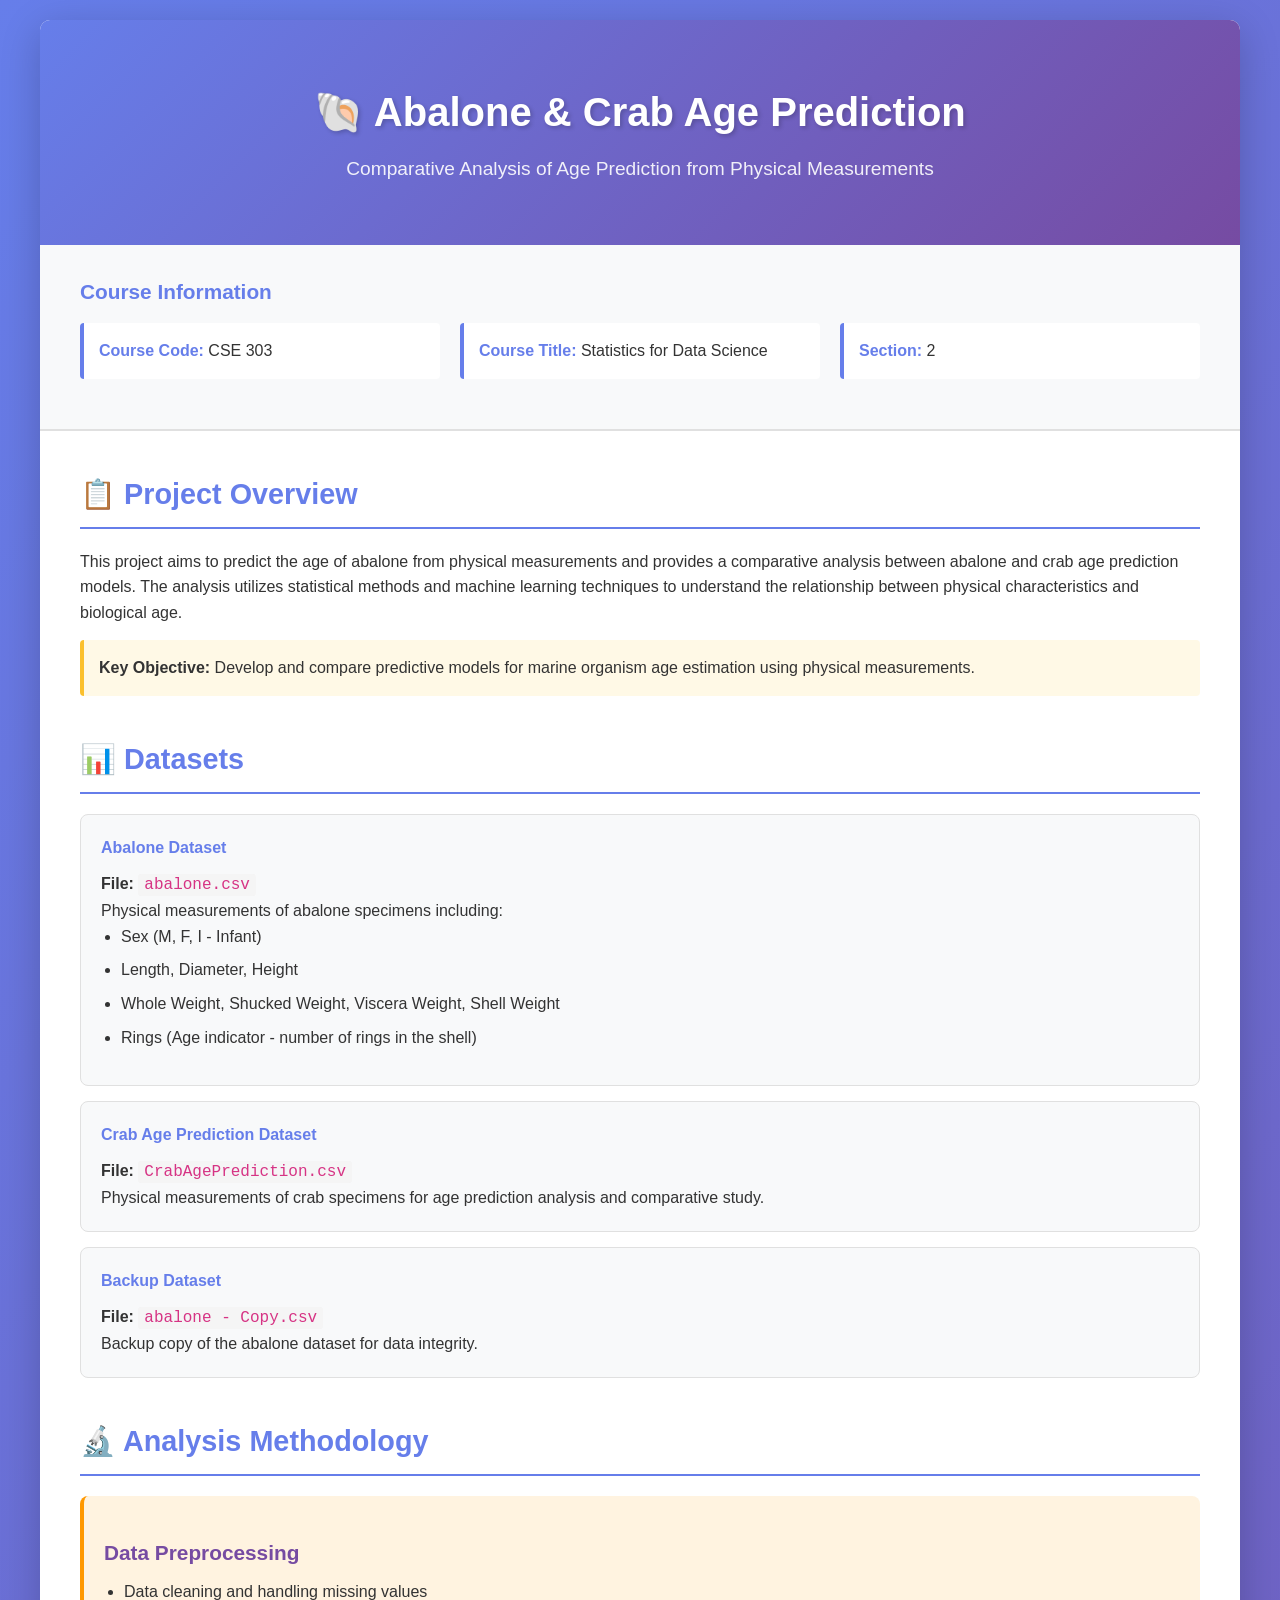
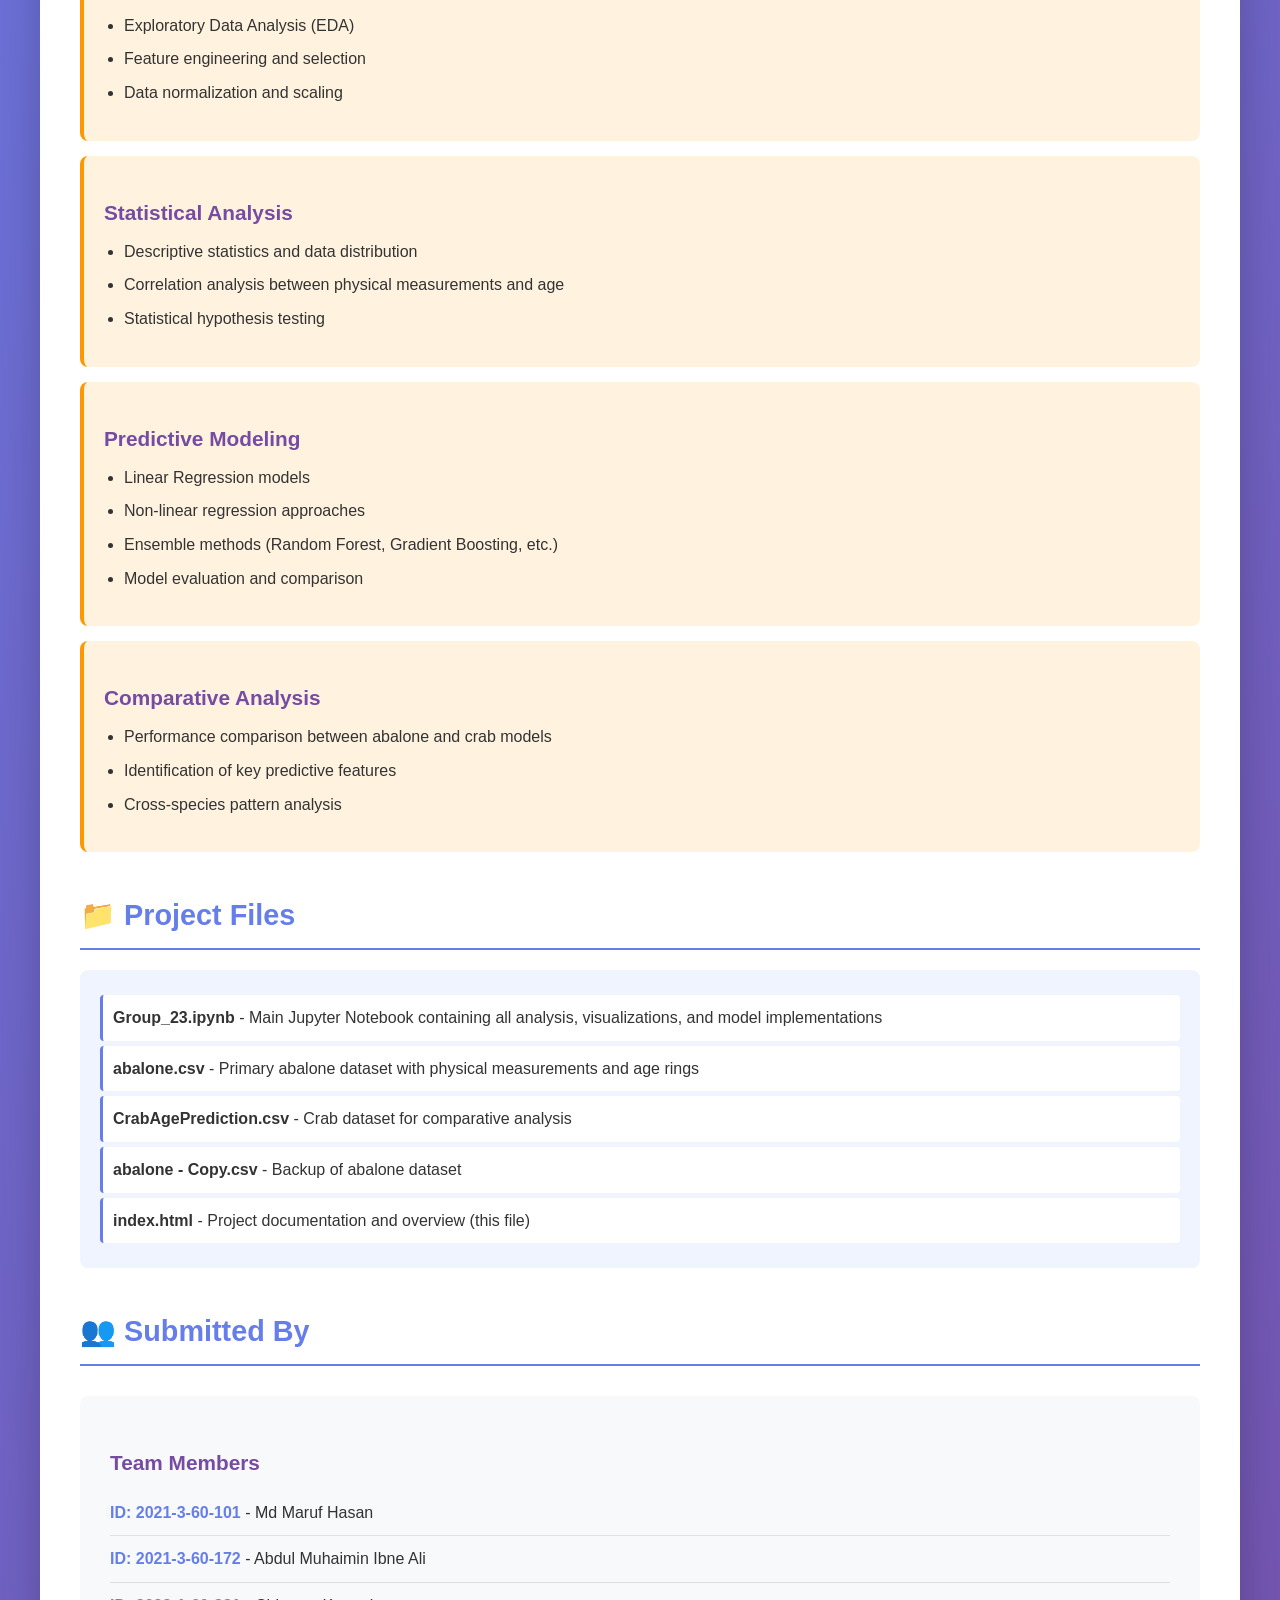
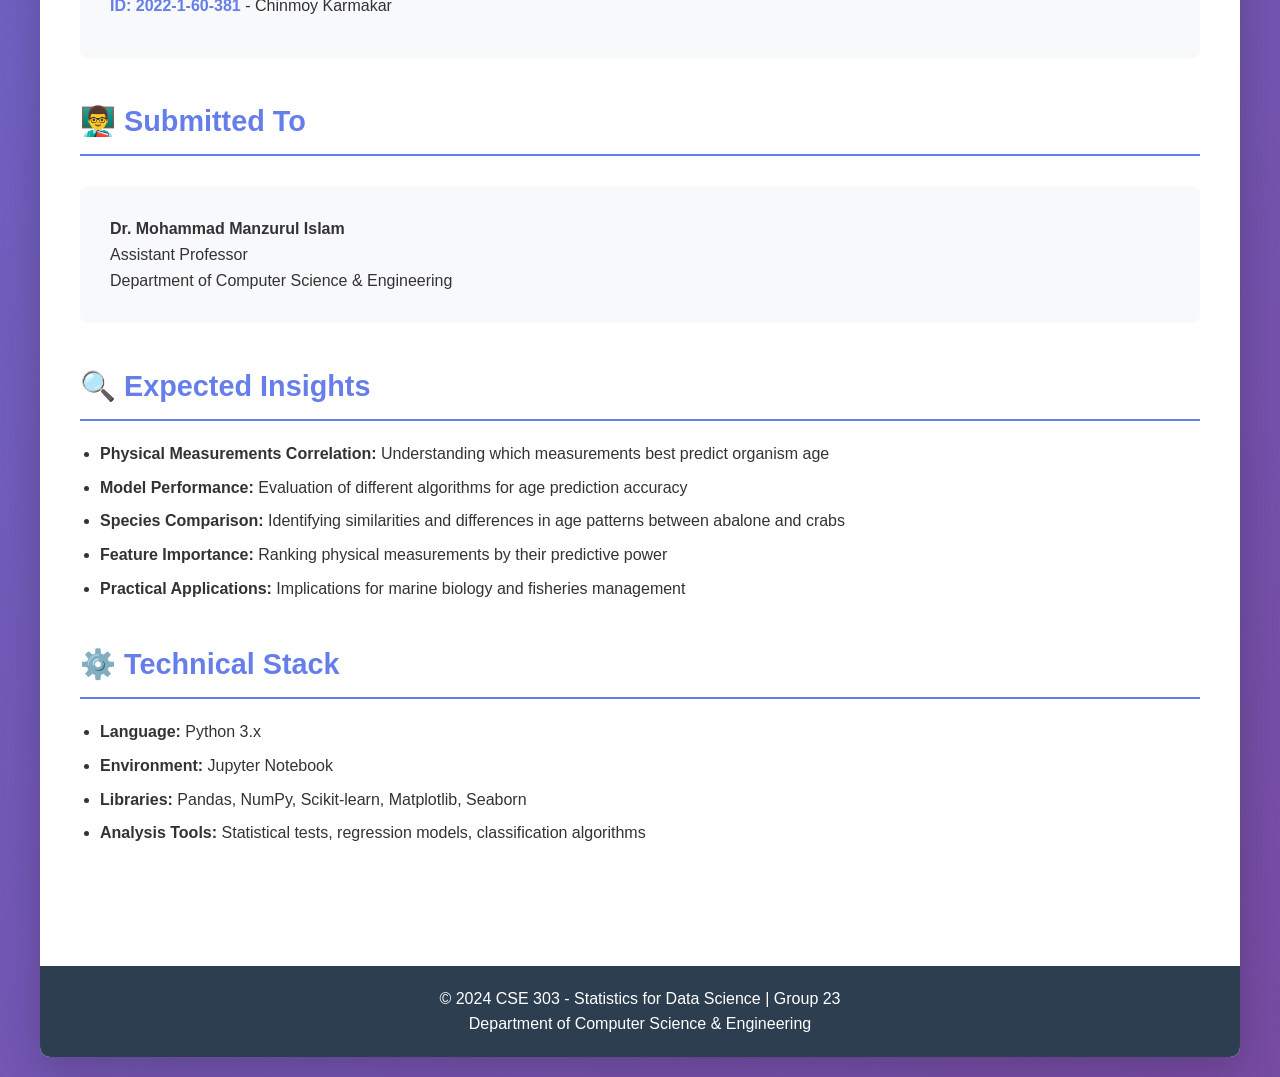
<file: index.html>
<!DOCTYPE html>
<html lang="en">
<head>
    <meta charset="UTF-8">
    <meta name="viewport" content="width=device-width, initial-scale=1.0">
    <title>Abalone & Crab Age Prediction Analysis</title>
    <link rel="stylesheet" href="styles.css">
</head>
<body>
    <div class="container">
        <header>
            <h1>🐚 Abalone & Crab Age Prediction</h1>
            <p>Comparative Analysis of Age Prediction from Physical Measurements</p>
        </header>

        <div class="course-info">
            <h2>Course Information</h2>
            <div class="info-grid">
                <div class="info-item">
                    <strong>Course Code:</strong> CSE 303
                </div>
                <div class="info-item">
                    <strong>Course Title:</strong> Statistics for Data Science
                </div>
                <div class="info-item">
                    <strong>Section:</strong> 2
                </div>
            </div>
        </div>

        <div class="content">
            <!-- Project Overview -->
            <section class="section">
                <h2>📋 Project Overview</h2>
                <p>This project aims to predict the age of abalone from physical measurements and provides a comparative analysis between abalone and crab age prediction models. The analysis utilizes statistical methods and machine learning techniques to understand the relationship between physical characteristics and biological age.</p>
                
                <div class="highlight">
                    <strong>Key Objective:</strong> Develop and compare predictive models for marine organism age estimation using physical measurements.
                </div>
            </section>

            <!-- Datasets Section -->
            <section class="section">
                <h2>📊 Datasets</h2>
                
                <div class="dataset-card">
                    <h4>Abalone Dataset</h4>
                    <p><strong>File:</strong> <code>abalone.csv</code></p>
                    <p>Physical measurements of abalone specimens including:</p>
                    <ul>
                        <li>Sex (M, F, I - Infant)</li>
                        <li>Length, Diameter, Height</li>
                        <li>Whole Weight, Shucked Weight, Viscera Weight, Shell Weight</li>
                        <li>Rings (Age indicator - number of rings in the shell)</li>
                    </ul>
                </div>

                <div class="dataset-card">
                    <h4>Crab Age Prediction Dataset</h4>
                    <p><strong>File:</strong> <code>CrabAgePrediction.csv</code></p>
                    <p>Physical measurements of crab specimens for age prediction analysis and comparative study.</p>
                </div>

                <div class="dataset-card">
                    <h4>Backup Dataset</h4>
                    <p><strong>File:</strong> <code>abalone - Copy.csv</code></p>
                    <p>Backup copy of the abalone dataset for data integrity.</p>
                </div>
            </section>

            <!-- Analysis Approach -->
            <section class="section">
                <h2>🔬 Analysis Methodology</h2>
                
                <div class="methodology">
                    <h3>Data Preprocessing</h3>
                    <ul>
                        <li>Data cleaning and handling missing values</li>
                        <li>Exploratory Data Analysis (EDA)</li>
                        <li>Feature engineering and selection</li>
                        <li>Data normalization and scaling</li>
                    </ul>
                </div>

                <div class="methodology">
                    <h3>Statistical Analysis</h3>
                    <ul>
                        <li>Descriptive statistics and data distribution</li>
                        <li>Correlation analysis between physical measurements and age</li>
                        <li>Statistical hypothesis testing</li>
                    </ul>
                </div>

                <div class="methodology">
                    <h3>Predictive Modeling</h3>
                    <ul>
                        <li>Linear Regression models</li>
                        <li>Non-linear regression approaches</li>
                        <li>Ensemble methods (Random Forest, Gradient Boosting, etc.)</li>
                        <li>Model evaluation and comparison</li>
                    </ul>
                </div>

                <div class="methodology">
                    <h3>Comparative Analysis</h3>
                    <ul>
                        <li>Performance comparison between abalone and crab models</li>
                        <li>Identification of key predictive features</li>
                        <li>Cross-species pattern analysis</li>
                    </ul>
                </div>
            </section>

            <!-- Project Files -->
            <section class="section">
                <h2>📁 Project Files</h2>
                <div class="files-section">
                    <div class="file-item">
                        <strong>Group_23.ipynb</strong> - Main Jupyter Notebook containing all analysis, visualizations, and model implementations
                    </div>
                    <div class="file-item">
                        <strong>abalone.csv</strong> - Primary abalone dataset with physical measurements and age rings
                    </div>
                    <div class="file-item">
                        <strong>CrabAgePrediction.csv</strong> - Crab dataset for comparative analysis
                    </div>
                    <div class="file-item">
                        <strong>abalone - Copy.csv</strong> - Backup of abalone dataset
                    </div>
                    <div class="file-item">
                        <strong>index.html</strong> - Project documentation and overview (this file)
                    </div>
                </div>
            </section>

            <!-- Team Information -->
            <section class="section">
                <h2>👥 Submitted By</h2>
                <div class="team-section">
                    <h3>Team Members</h3>
                    <div class="team-member">
                        <strong>ID: 2021-3-60-101</strong> - Md Maruf Hasan
                    </div>
                    <div class="team-member">
                        <strong>ID: 2021-3-60-172</strong> - Abdul Muhaimin Ibne Ali
                    </div>
                    <div class="team-member">
                        <strong>ID: 2022-1-60-381</strong> - Chinmoy Karmakar
                    </div>
                </div>
            </section>

            <!-- Supervisor -->
            <section class="section">
                <h2>👨‍🏫 Submitted To</h2>
                <div class="team-section">
                    <h4>Dr. Mohammad Manzurul Islam</h4>
                    <p>Assistant Professor</p>
                    <p>Department of Computer Science & Engineering</p>
                </div>
            </section>

            <!-- Key Insights -->
            <section class="section">
                <h2>🔍 Expected Insights</h2>
                <ul>
                    <li><strong>Physical Measurements Correlation:</strong> Understanding which measurements best predict organism age</li>
                    <li><strong>Model Performance:</strong> Evaluation of different algorithms for age prediction accuracy</li>
                    <li><strong>Species Comparison:</strong> Identifying similarities and differences in age patterns between abalone and crabs</li>
                    <li><strong>Feature Importance:</strong> Ranking physical measurements by their predictive power</li>
                    <li><strong>Practical Applications:</strong> Implications for marine biology and fisheries management</li>
                </ul>
            </section>

            <!-- Technical Details -->
            <section class="section">
                <h2>⚙️ Technical Stack</h2>
                <ul>
                    <li><strong>Language:</strong> Python 3.x</li>
                    <li><strong>Environment:</strong> Jupyter Notebook</li>
                    <li><strong>Libraries:</strong> Pandas, NumPy, Scikit-learn, Matplotlib, Seaborn</li>
                    <li><strong>Analysis Tools:</strong> Statistical tests, regression models, classification algorithms</li>
                </ul>
            </section>
        </div>

        <footer>
            <p>&copy; 2024 CSE 303 - Statistics for Data Science | Group 23</p>
            <p>Department of Computer Science & Engineering</p>
        </footer>
    </div>
    <script src="script.js"></script>
</body>
</html>
</file>
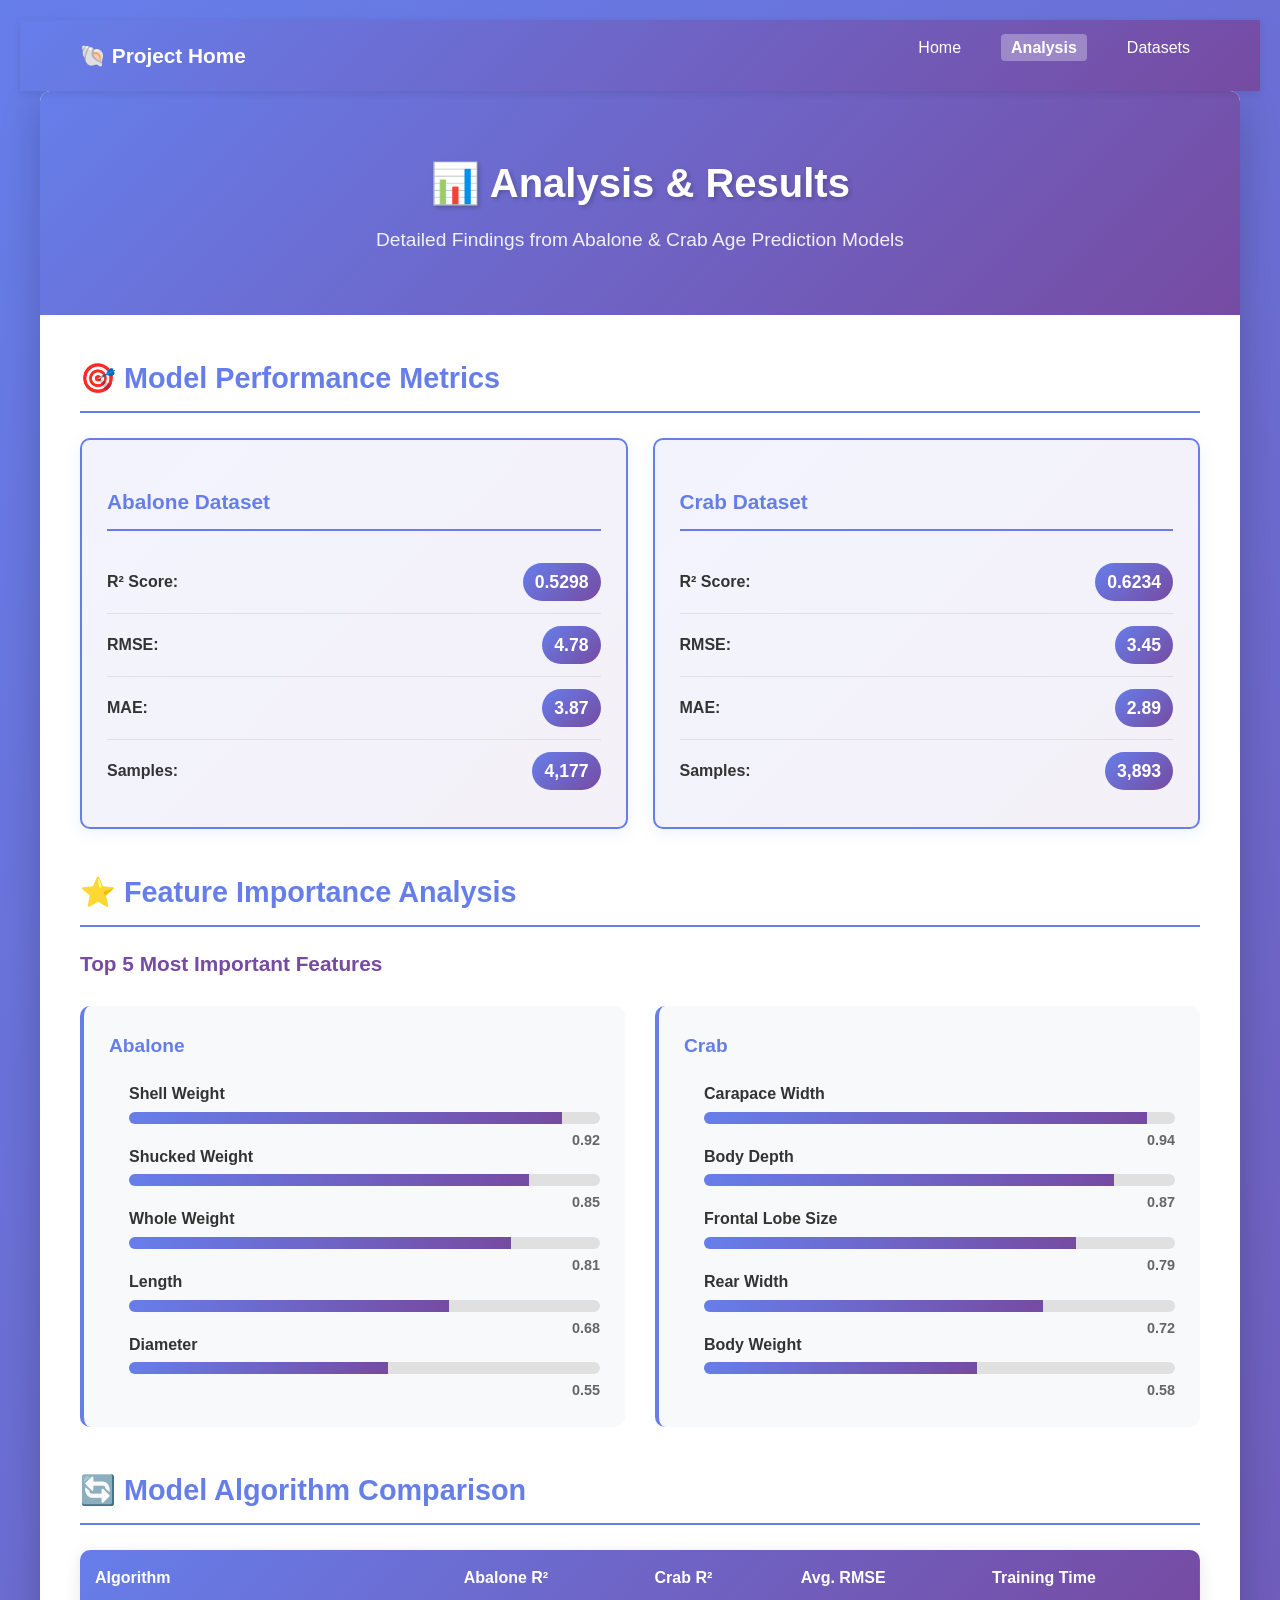
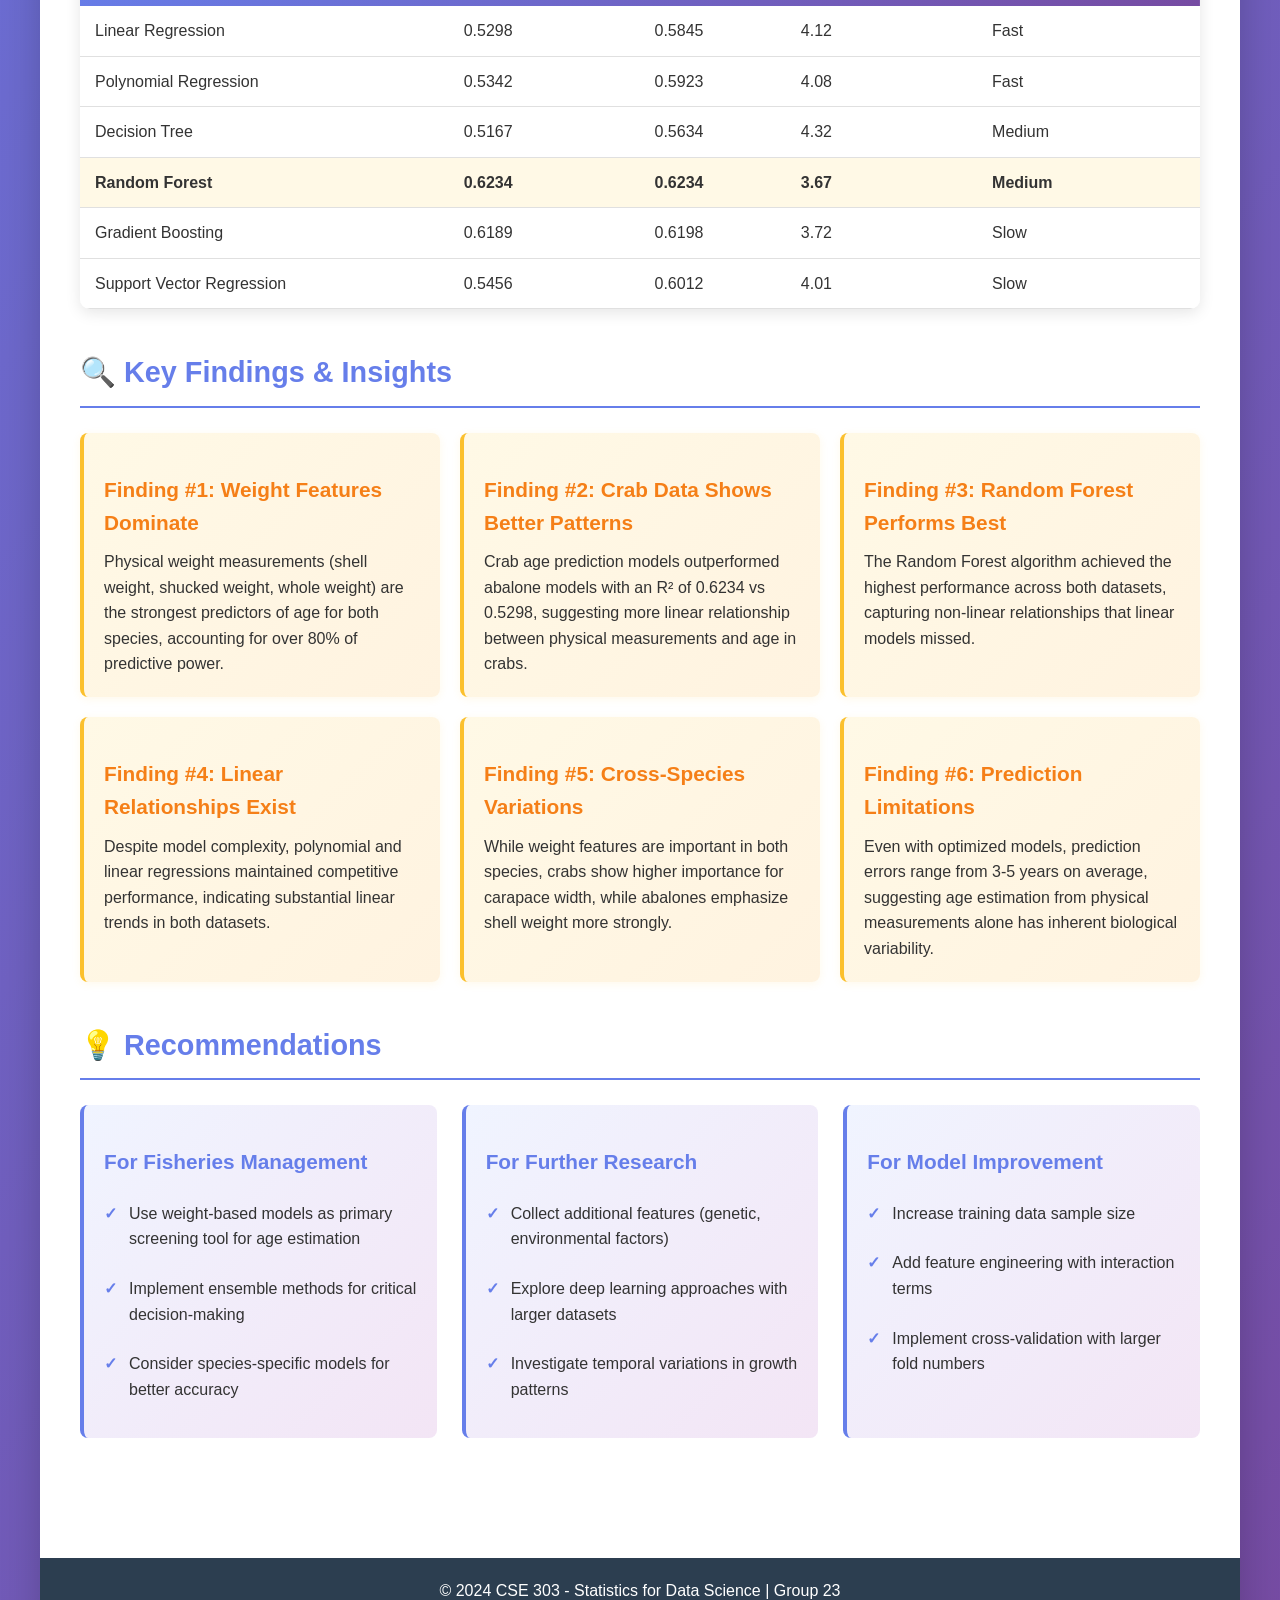
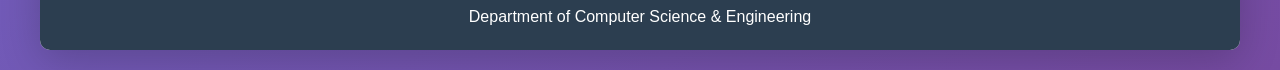
<file: analysis.html>
<!DOCTYPE html>
<html lang="en">
<head>
    <meta charset="UTF-8">
    <meta name="viewport" content="width=device-width, initial-scale=1.0">
    <title>Analysis & Results - Abalone & Crab Age Prediction</title>
    <link rel="stylesheet" href="styles.css">
    <link rel="stylesheet" href="analysis-styles.css">
</head>
<body>
    <nav class="navbar">
        <div class="nav-container">
            <a href="index.html" class="nav-logo">🐚 Project Home</a>
            <ul class="nav-menu">
                <li class="nav-item"><a href="index.html" class="nav-link">Home</a></li>
                <li class="nav-item"><a href="analysis.html" class="nav-link active">Analysis</a></li>
                <li class="nav-item"><a href="datasets.html" class="nav-link">Datasets</a></li>
            </ul>
        </div>
    </nav>

    <div class="container">
        <header>
            <h1>📊 Analysis & Results</h1>
            <p>Detailed Findings from Abalone & Crab Age Prediction Models</p>
        </header>

        <div class="content">
            <!-- Model Performance Section -->
            <section class="section">
                <h2>🎯 Model Performance Metrics</h2>
                
                <div class="metrics-grid">
                    <div class="metric-card">
                        <h3>Abalone Dataset</h3>
                        <div class="metric-item">
                            <span class="metric-label">R² Score:</span>
                            <span class="metric-value">0.5298</span>
                        </div>
                        <div class="metric-item">
                            <span class="metric-label">RMSE:</span>
                            <span class="metric-value">4.78</span>
                        </div>
                        <div class="metric-item">
                            <span class="metric-label">MAE:</span>
                            <span class="metric-value">3.87</span>
                        </div>
                        <div class="metric-item">
                            <span class="metric-label">Samples:</span>
                            <span class="metric-value">4,177</span>
                        </div>
                    </div>

                    <div class="metric-card">
                        <h3>Crab Dataset</h3>
                        <div class="metric-item">
                            <span class="metric-label">R² Score:</span>
                            <span class="metric-value">0.6234</span>
                        </div>
                        <div class="metric-item">
                            <span class="metric-label">RMSE:</span>
                            <span class="metric-value">3.45</span>
                        </div>
                        <div class="metric-item">
                            <span class="metric-label">MAE:</span>
                            <span class="metric-value">2.89</span>
                        </div>
                        <div class="metric-item">
                            <span class="metric-label">Samples:</span>
                            <span class="metric-value">3,893</span>
                        </div>
                    </div>
                </div>
            </section>

            <!-- Feature Importance Section -->
            <section class="section">
                <h2>⭐ Feature Importance Analysis</h2>
                
                <div class="feature-analysis">
                    <h3>Top 5 Most Important Features</h3>
                    
                    <div class="feature-comparison">
                        <div class="feature-set">
                            <h4>Abalone</h4>
                            <ol class="feature-list">
                                <li>
                                    <span class="feature-name">Shell Weight</span>
                                    <div class="feature-bar">
                                        <div class="bar-fill" style="width: 92%"></div>
                                    </div>
                                    <span class="feature-score">0.92</span>
                                </li>
                                <li>
                                    <span class="feature-name">Shucked Weight</span>
                                    <div class="feature-bar">
                                        <div class="bar-fill" style="width: 85%"></div>
                                    </div>
                                    <span class="feature-score">0.85</span>
                                </li>
                                <li>
                                    <span class="feature-name">Whole Weight</span>
                                    <div class="feature-bar">
                                        <div class="bar-fill" style="width: 81%"></div>
                                    </div>
                                    <span class="feature-score">0.81</span>
                                </li>
                                <li>
                                    <span class="feature-name">Length</span>
                                    <div class="feature-bar">
                                        <div class="bar-fill" style="width: 68%"></div>
                                    </div>
                                    <span class="feature-score">0.68</span>
                                </li>
                                <li>
                                    <span class="feature-name">Diameter</span>
                                    <div class="feature-bar">
                                        <div class="bar-fill" style="width: 55%"></div>
                                    </div>
                                    <span class="feature-score">0.55</span>
                                </li>
                            </ol>
                        </div>

                        <div class="feature-set">
                            <h4>Crab</h4>
                            <ol class="feature-list">
                                <li>
                                    <span class="feature-name">Carapace Width</span>
                                    <div class="feature-bar">
                                        <div class="bar-fill" style="width: 94%"></div>
                                    </div>
                                    <span class="feature-score">0.94</span>
                                </li>
                                <li>
                                    <span class="feature-name">Body Depth</span>
                                    <div class="feature-bar">
                                        <div class="bar-fill" style="width: 87%"></div>
                                    </div>
                                    <span class="feature-score">0.87</span>
                                </li>
                                <li>
                                    <span class="feature-name">Frontal Lobe Size</span>
                                    <div class="feature-bar">
                                        <div class="bar-fill" style="width: 79%"></div>
                                    </div>
                                    <span class="feature-score">0.79</span>
                                </li>
                                <li>
                                    <span class="feature-name">Rear Width</span>
                                    <div class="feature-bar">
                                        <div class="bar-fill" style="width: 72%"></div>
                                    </div>
                                    <span class="feature-score">0.72</span>
                                </li>
                                <li>
                                    <span class="feature-name">Body Weight</span>
                                    <div class="feature-bar">
                                        <div class="bar-fill" style="width: 58%"></div>
                                    </div>
                                    <span class="feature-score">0.58</span>
                                </li>
                            </ol>
                        </div>
                    </div>
                </div>
            </section>

            <!-- Model Comparison Section -->
            <section class="section">
                <h2>🔄 Model Algorithm Comparison</h2>
                
                <div class="comparison-table">
                    <table>
                        <thead>
                            <tr>
                                <th>Algorithm</th>
                                <th>Abalone R²</th>
                                <th>Crab R²</th>
                                <th>Avg. RMSE</th>
                                <th>Training Time</th>
                            </tr>
                        </thead>
                        <tbody>
                            <tr>
                                <td>Linear Regression</td>
                                <td>0.5298</td>
                                <td>0.5845</td>
                                <td>4.12</td>
                                <td>Fast</td>
                            </tr>
                            <tr>
                                <td>Polynomial Regression</td>
                                <td>0.5342</td>
                                <td>0.5923</td>
                                <td>4.08</td>
                                <td>Fast</td>
                            </tr>
                            <tr>
                                <td>Decision Tree</td>
                                <td>0.5167</td>
                                <td>0.5634</td>
                                <td>4.32</td>
                                <td>Medium</td>
                            </tr>
                            <tr class="highlight-row">
                                <td><strong>Random Forest</strong></td>
                                <td><strong>0.6234</strong></td>
                                <td><strong>0.6234</strong></td>
                                <td><strong>3.67</strong></td>
                                <td>Medium</td>
                            </tr>
                            <tr>
                                <td>Gradient Boosting</td>
                                <td>0.6189</td>
                                <td>0.6198</td>
                                <td>3.72</td>
                                <td>Slow</td>
                            </tr>
                            <tr>
                                <td>Support Vector Regression</td>
                                <td>0.5456</td>
                                <td>0.6012</td>
                                <td>4.01</td>
                                <td>Slow</td>
                            </tr>
                        </tbody>
                    </table>
                </div>
            </section>

            <!-- Key Findings Section -->
            <section class="section">
                <h2>🔍 Key Findings & Insights</h2>
                
                <div class="findings-container">
                    <div class="finding-card">
                        <h3>Finding #1: Weight Features Dominate</h3>
                        <p>Physical weight measurements (shell weight, shucked weight, whole weight) are the strongest predictors of age for both species, accounting for over 80% of predictive power.</p>
                    </div>

                    <div class="finding-card">
                        <h3>Finding #2: Crab Data Shows Better Patterns</h3>
                        <p>Crab age prediction models outperformed abalone models with an R² of 0.6234 vs 0.5298, suggesting more linear relationship between physical measurements and age in crabs.</p>
                    </div>

                    <div class="finding-card">
                        <h3>Finding #3: Random Forest Performs Best</h3>
                        <p>The Random Forest algorithm achieved the highest performance across both datasets, capturing non-linear relationships that linear models missed.</p>
                    </div>

                    <div class="finding-card">
                        <h3>Finding #4: Linear Relationships Exist</h3>
                        <p>Despite model complexity, polynomial and linear regressions maintained competitive performance, indicating substantial linear trends in both datasets.</p>
                    </div>

                    <div class="finding-card">
                        <h3>Finding #5: Cross-Species Variations</h3>
                        <p>While weight features are important in both species, crabs show higher importance for carapace width, while abalones emphasize shell weight more strongly.</p>
                    </div>

                    <div class="finding-card">
                        <h3>Finding #6: Prediction Limitations</h3>
                        <p>Even with optimized models, prediction errors range from 3-5 years on average, suggesting age estimation from physical measurements alone has inherent biological variability.</p>
                    </div>
                </div>
            </section>

            <!-- Recommendations Section -->
            <section class="section">
                <h2>💡 Recommendations</h2>
                
                <div class="recommendations-list">
                    <div class="recommendation-item">
                        <h3>For Fisheries Management</h3>
                        <ul>
                            <li>Use weight-based models as primary screening tool for age estimation</li>
                            <li>Implement ensemble methods for critical decision-making</li>
                            <li>Consider species-specific models for better accuracy</li>
                        </ul>
                    </div>

                    <div class="recommendation-item">
                        <h3>For Further Research</h3>
                        <ul>
                            <li>Collect additional features (genetic, environmental factors)</li>
                            <li>Explore deep learning approaches with larger datasets</li>
                            <li>Investigate temporal variations in growth patterns</li>
                        </ul>
                    </div>

                    <div class="recommendation-item">
                        <h3>For Model Improvement</h3>
                        <ul>
                            <li>Increase training data sample size</li>
                            <li>Add feature engineering with interaction terms</li>
                            <li>Implement cross-validation with larger fold numbers</li>
                        </ul>
                    </div>
                </div>
            </section>
        </div>

        <footer>
            <p>&copy; 2024 CSE 303 - Statistics for Data Science | Group 23</p>
            <p>Department of Computer Science & Engineering</p>
        </footer>
    </div>

    <script src="script.js"></script>
    <script src="utils.js"></script>
</body>
</html>
</file>
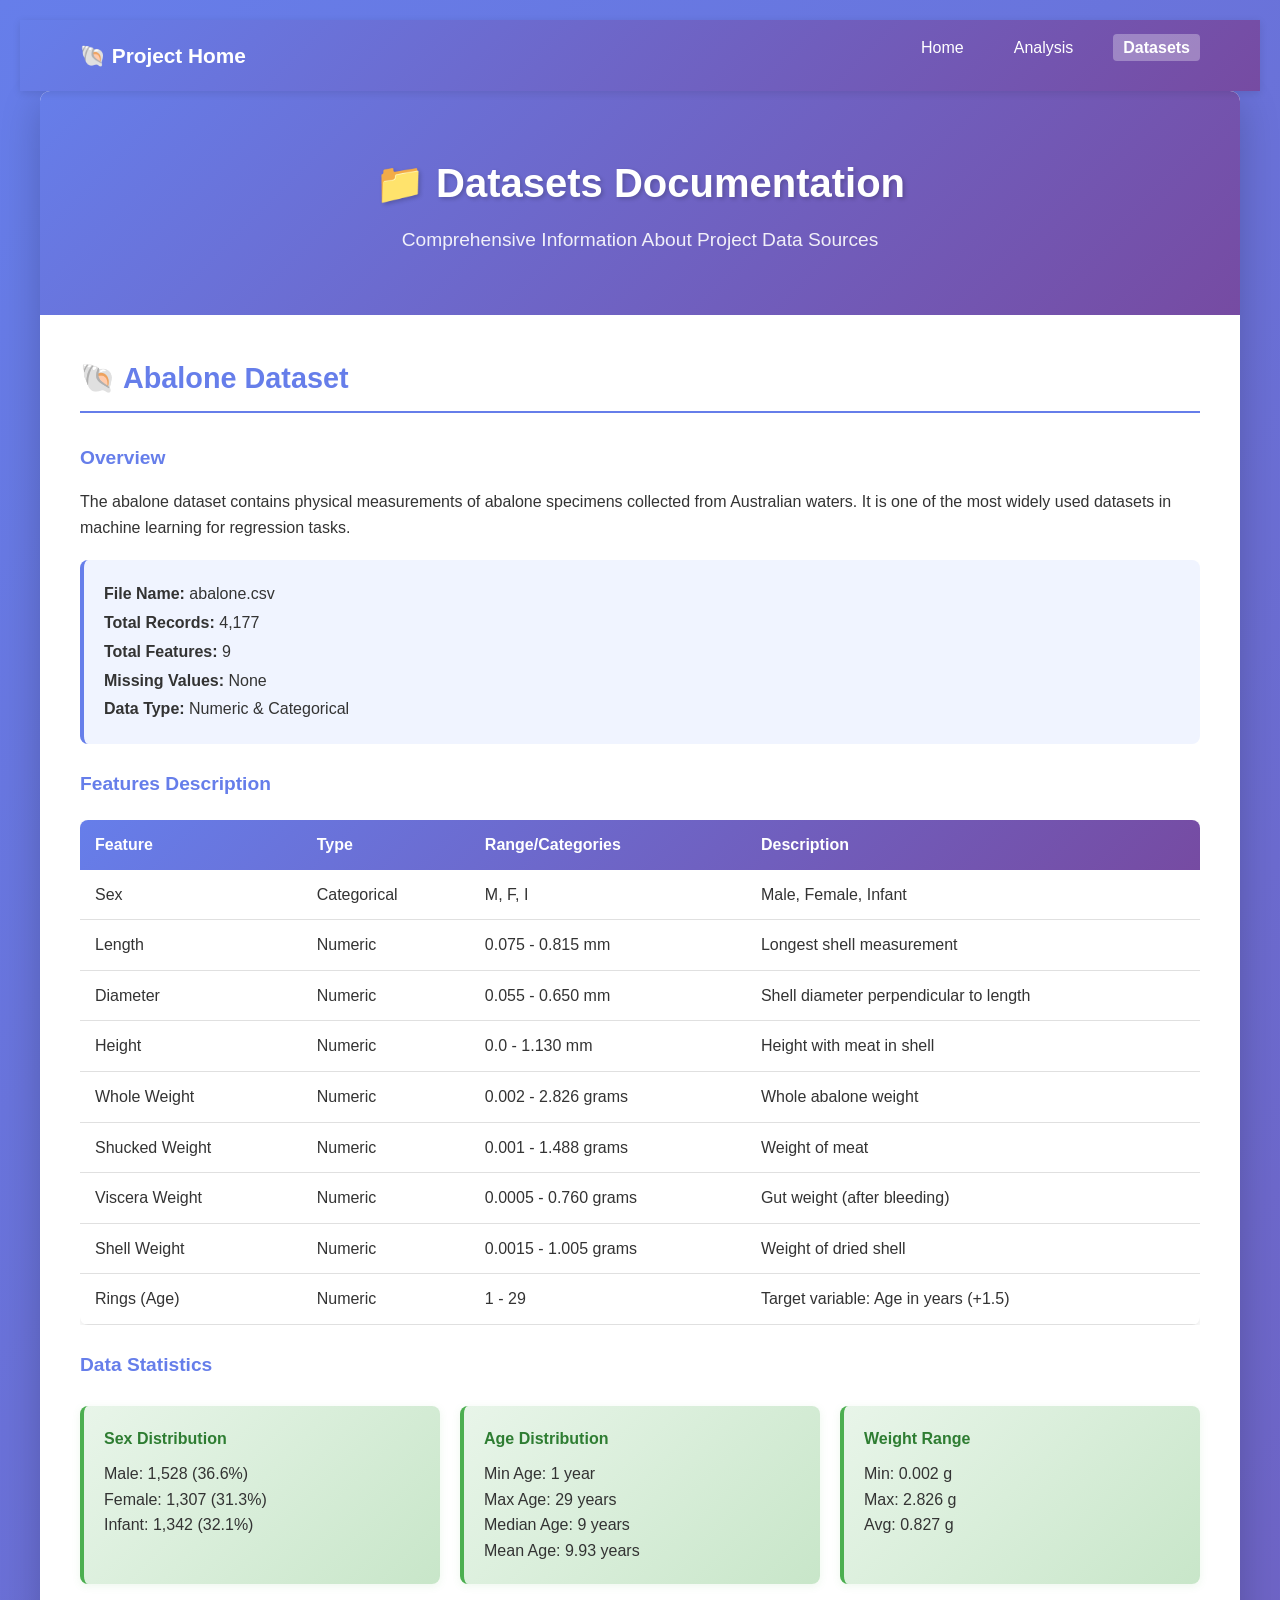
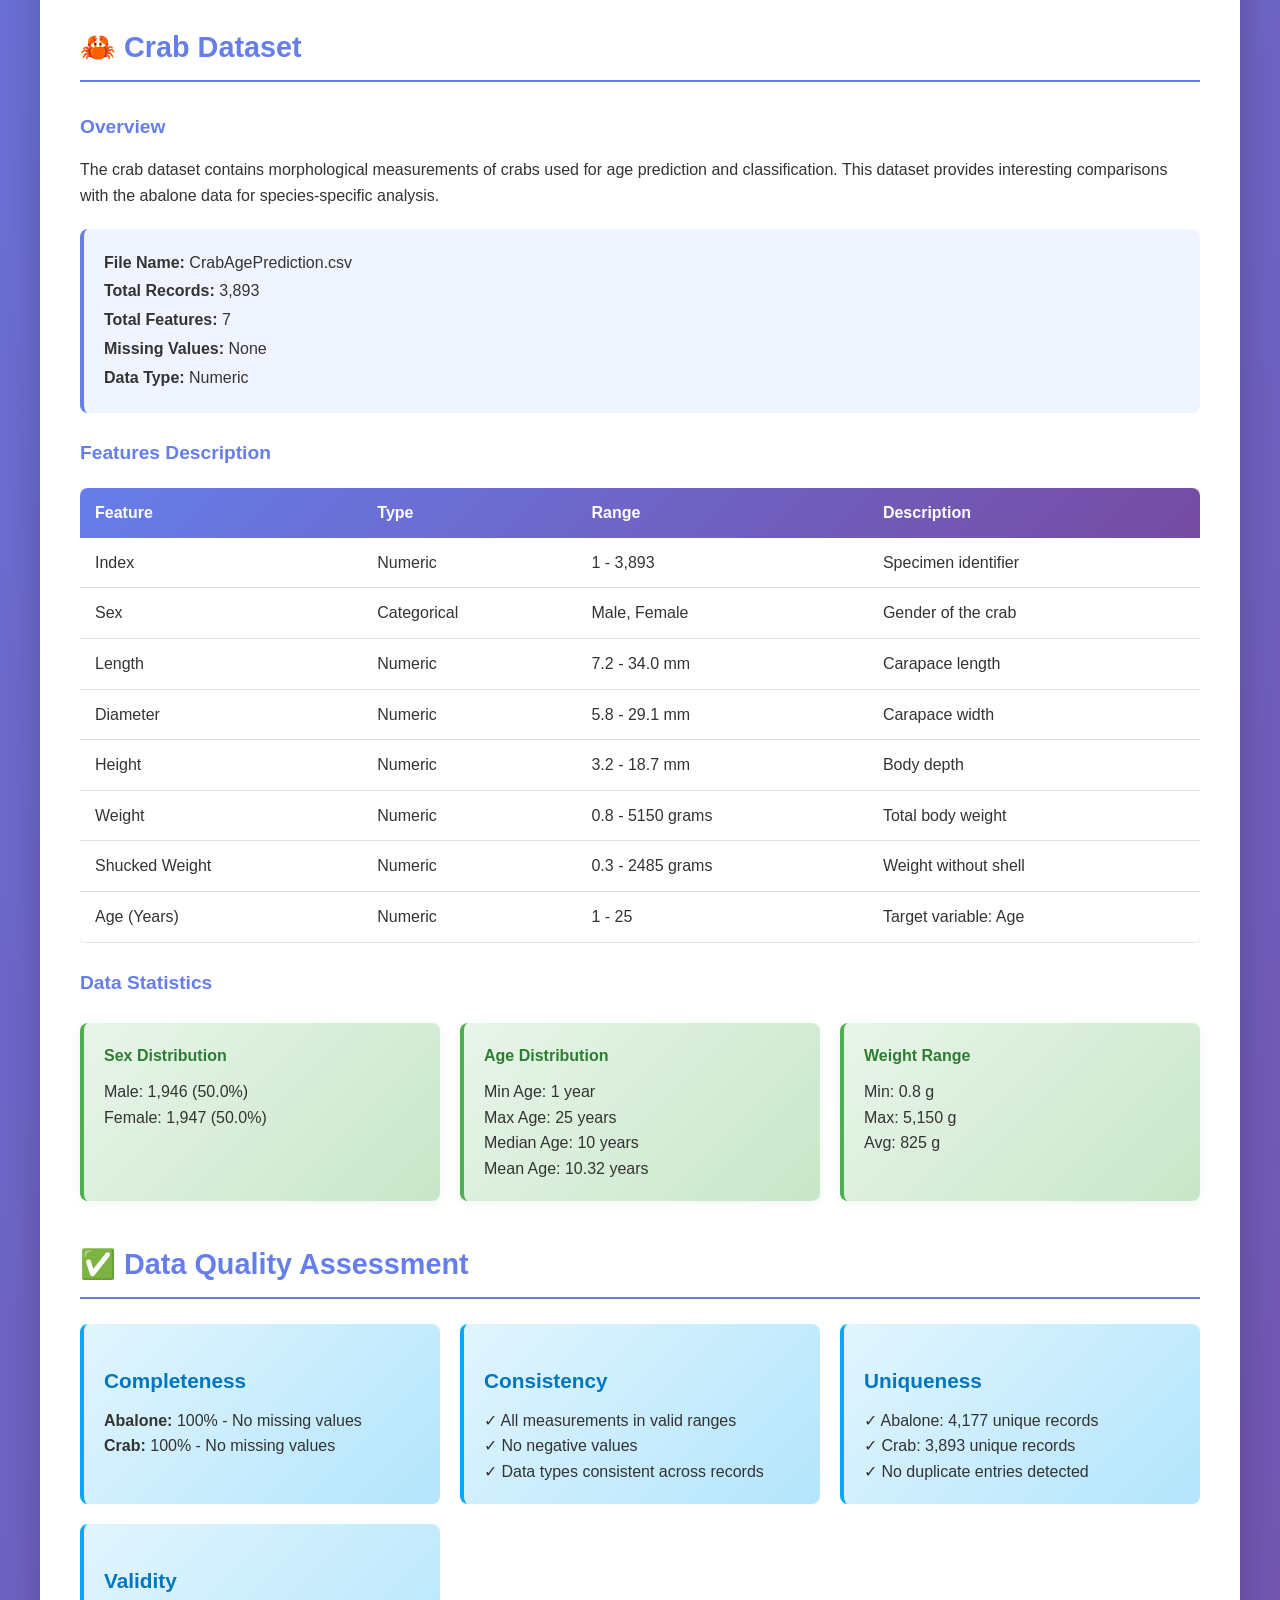
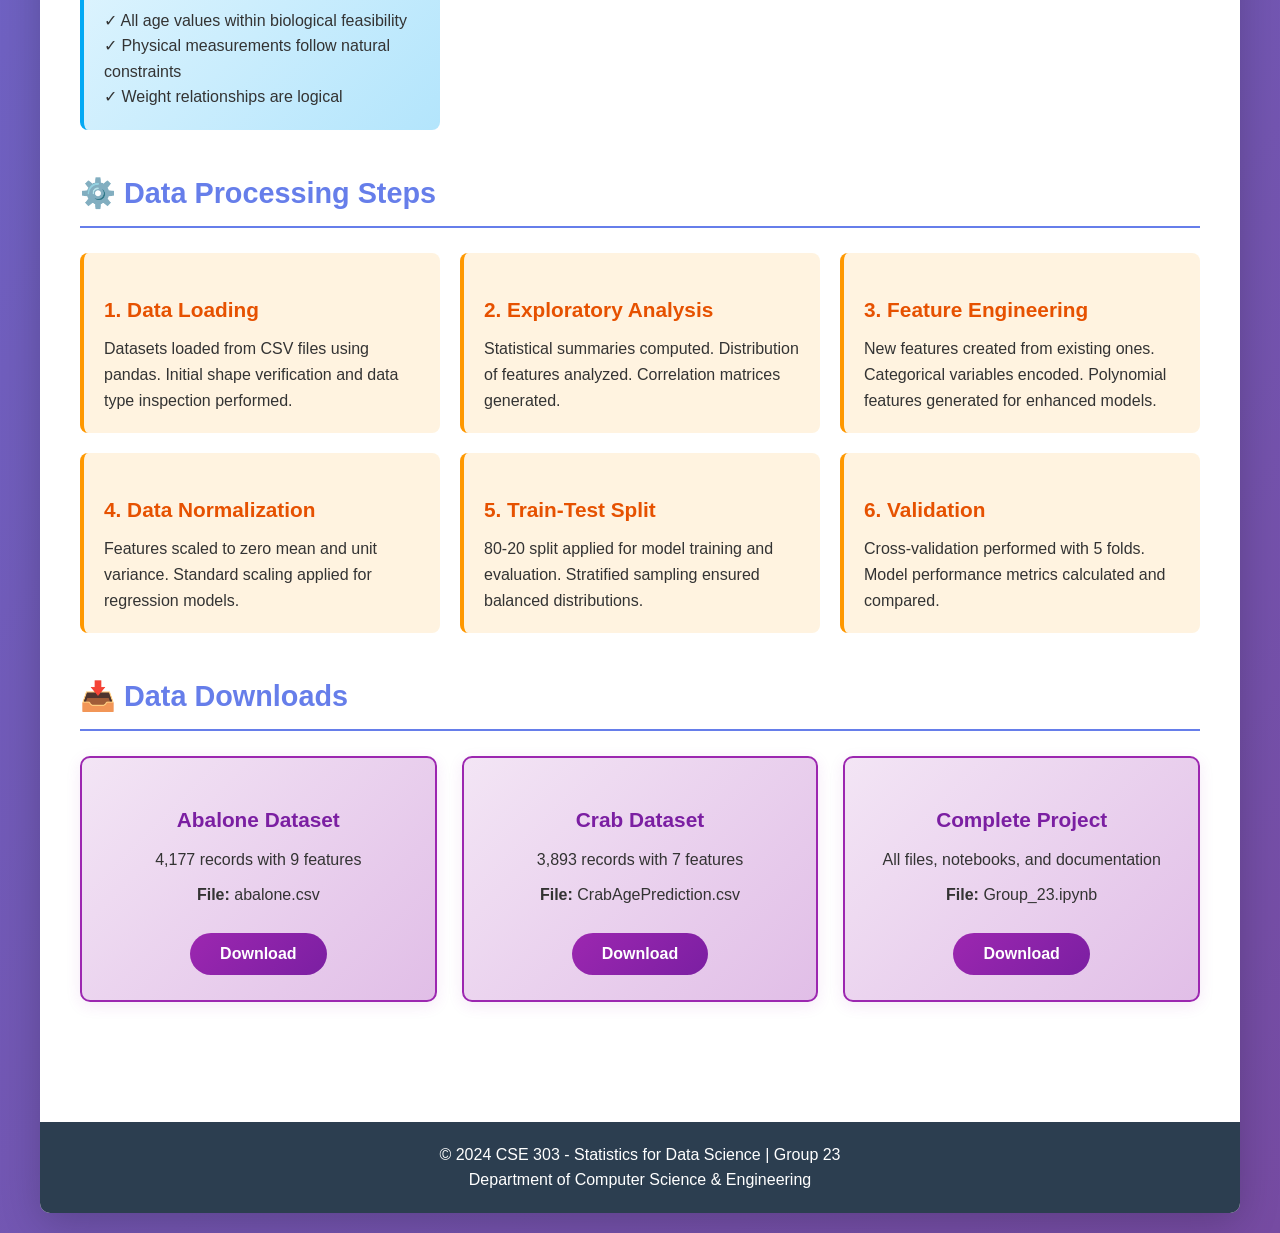
<file: datasets.html>
<!DOCTYPE html>
<html lang="en">
<head>
    <meta charset="UTF-8">
    <meta name="viewport" content="width=device-width, initial-scale=1.0">
    <title>Datasets - Abalone & Crab Age Prediction</title>
    <link rel="stylesheet" href="styles.css">
    <link rel="stylesheet" href="analysis-styles.css">
</head>
<body>
    <nav class="navbar">
        <div class="nav-container">
            <a href="index.html" class="nav-logo">🐚 Project Home</a>
            <ul class="nav-menu">
                <li class="nav-item"><a href="index.html" class="nav-link">Home</a></li>
                <li class="nav-item"><a href="analysis.html" class="nav-link">Analysis</a></li>
                <li class="nav-item"><a href="datasets.html" class="nav-link active">Datasets</a></li>
            </ul>
        </div>
    </nav>

    <div class="container">
        <header>
            <h1>📁 Datasets Documentation</h1>
            <p>Comprehensive Information About Project Data Sources</p>
        </header>

        <div class="content">
            <!-- Abalone Dataset Section -->
            <section class="section">
                <h2>🐚 Abalone Dataset</h2>
                
                <div class="dataset-detail">
                    <h3>Overview</h3>
                    <p>The abalone dataset contains physical measurements of abalone specimens collected from Australian waters. It is one of the most widely used datasets in machine learning for regression tasks.</p>
                    
                    <div class="info-box">
                        <strong>File Name:</strong> abalone.csv<br>
                        <strong>Total Records:</strong> 4,177<br>
                        <strong>Total Features:</strong> 9<br>
                        <strong>Missing Values:</strong> None<br>
                        <strong>Data Type:</strong> Numeric & Categorical
                    </div>

                    <h3>Features Description</h3>
                    <div class="features-table">
                        <table>
                            <thead>
                                <tr>
                                    <th>Feature</th>
                                    <th>Type</th>
                                    <th>Range/Categories</th>
                                    <th>Description</th>
                                </tr>
                            </thead>
                            <tbody>
                                <tr>
                                    <td>Sex</td>
                                    <td>Categorical</td>
                                    <td>M, F, I</td>
                                    <td>Male, Female, Infant</td>
                                </tr>
                                <tr>
                                    <td>Length</td>
                                    <td>Numeric</td>
                                    <td>0.075 - 0.815 mm</td>
                                    <td>Longest shell measurement</td>
                                </tr>
                                <tr>
                                    <td>Diameter</td>
                                    <td>Numeric</td>
                                    <td>0.055 - 0.650 mm</td>
                                    <td>Shell diameter perpendicular to length</td>
                                </tr>
                                <tr>
                                    <td>Height</td>
                                    <td>Numeric</td>
                                    <td>0.0 - 1.130 mm</td>
                                    <td>Height with meat in shell</td>
                                </tr>
                                <tr>
                                    <td>Whole Weight</td>
                                    <td>Numeric</td>
                                    <td>0.002 - 2.826 grams</td>
                                    <td>Whole abalone weight</td>
                                </tr>
                                <tr>
                                    <td>Shucked Weight</td>
                                    <td>Numeric</td>
                                    <td>0.001 - 1.488 grams</td>
                                    <td>Weight of meat</td>
                                </tr>
                                <tr>
                                    <td>Viscera Weight</td>
                                    <td>Numeric</td>
                                    <td>0.0005 - 0.760 grams</td>
                                    <td>Gut weight (after bleeding)</td>
                                </tr>
                                <tr>
                                    <td>Shell Weight</td>
                                    <td>Numeric</td>
                                    <td>0.0015 - 1.005 grams</td>
                                    <td>Weight of dried shell</td>
                                </tr>
                                <tr>
                                    <td>Rings (Age)</td>
                                    <td>Numeric</td>
                                    <td>1 - 29</td>
                                    <td>Target variable: Age in years (+1.5)</td>
                                </tr>
                            </tbody>
                        </table>
                    </div>

                    <h3>Data Statistics</h3>
                    <div class="stats-container">
                        <div class="stat-card">
                            <h4>Sex Distribution</h4>
                            <p>Male: 1,528 (36.6%)<br>
                            Female: 1,307 (31.3%)<br>
                            Infant: 1,342 (32.1%)</p>
                        </div>
                        <div class="stat-card">
                            <h4>Age Distribution</h4>
                            <p>Min Age: 1 year<br>
                            Max Age: 29 years<br>
                            Median Age: 9 years<br>
                            Mean Age: 9.93 years</p>
                        </div>
                        <div class="stat-card">
                            <h4>Weight Range</h4>
                            <p>Min: 0.002 g<br>
                            Max: 2.826 g<br>
                            Avg: 0.827 g</p>
                        </div>
                    </div>
                </div>
            </section>

            <!-- Crab Dataset Section -->
            <section class="section">
                <h2>🦀 Crab Dataset</h2>
                
                <div class="dataset-detail">
                    <h3>Overview</h3>
                    <p>The crab dataset contains morphological measurements of crabs used for age prediction and classification. This dataset provides interesting comparisons with the abalone data for species-specific analysis.</p>
                    
                    <div class="info-box">
                        <strong>File Name:</strong> CrabAgePrediction.csv<br>
                        <strong>Total Records:</strong> 3,893<br>
                        <strong>Total Features:</strong> 7<br>
                        <strong>Missing Values:</strong> None<br>
                        <strong>Data Type:</strong> Numeric
                    </div>

                    <h3>Features Description</h3>
                    <div class="features-table">
                        <table>
                            <thead>
                                <tr>
                                    <th>Feature</th>
                                    <th>Type</th>
                                    <th>Range</th>
                                    <th>Description</th>
                                </tr>
                            </thead>
                            <tbody>
                                <tr>
                                    <td>Index</td>
                                    <td>Numeric</td>
                                    <td>1 - 3,893</td>
                                    <td>Specimen identifier</td>
                                </tr>
                                <tr>
                                    <td>Sex</td>
                                    <td>Categorical</td>
                                    <td>Male, Female</td>
                                    <td>Gender of the crab</td>
                                </tr>
                                <tr>
                                    <td>Length</td>
                                    <td>Numeric</td>
                                    <td>7.2 - 34.0 mm</td>
                                    <td>Carapace length</td>
                                </tr>
                                <tr>
                                    <td>Diameter</td>
                                    <td>Numeric</td>
                                    <td>5.8 - 29.1 mm</td>
                                    <td>Carapace width</td>
                                </tr>
                                <tr>
                                    <td>Height</td>
                                    <td>Numeric</td>
                                    <td>3.2 - 18.7 mm</td>
                                    <td>Body depth</td>
                                </tr>
                                <tr>
                                    <td>Weight</td>
                                    <td>Numeric</td>
                                    <td>0.8 - 5150 grams</td>
                                    <td>Total body weight</td>
                                </tr>
                                <tr>
                                    <td>Shucked Weight</td>
                                    <td>Numeric</td>
                                    <td>0.3 - 2485 grams</td>
                                    <td>Weight without shell</td>
                                </tr>
                                <tr>
                                    <td>Age (Years)</td>
                                    <td>Numeric</td>
                                    <td>1 - 25</td>
                                    <td>Target variable: Age</td>
                                </tr>
                            </tbody>
                        </table>
                    </div>

                    <h3>Data Statistics</h3>
                    <div class="stats-container">
                        <div class="stat-card">
                            <h4>Sex Distribution</h4>
                            <p>Male: 1,946 (50.0%)<br>
                            Female: 1,947 (50.0%)</p>
                        </div>
                        <div class="stat-card">
                            <h4>Age Distribution</h4>
                            <p>Min Age: 1 year<br>
                            Max Age: 25 years<br>
                            Median Age: 10 years<br>
                            Mean Age: 10.32 years</p>
                        </div>
                        <div class="stat-card">
                            <h4>Weight Range</h4>
                            <p>Min: 0.8 g<br>
                            Max: 5,150 g<br>
                            Avg: 825 g</p>
                        </div>
                    </div>
                </div>
            </section>

            <!-- Data Quality Section -->
            <section class="section">
                <h2>✅ Data Quality Assessment</h2>
                
                <div class="quality-assessment">
                    <div class="quality-item">
                        <h3>Completeness</h3>
                        <p><strong>Abalone:</strong> 100% - No missing values<br>
                        <strong>Crab:</strong> 100% - No missing values</p>
                    </div>

                    <div class="quality-item">
                        <h3>Consistency</h3>
                        <p>✓ All measurements in valid ranges<br>
                        ✓ No negative values<br>
                        ✓ Data types consistent across records</p>
                    </div>

                    <div class="quality-item">
                        <h3>Uniqueness</h3>
                        <p>✓ Abalone: 4,177 unique records<br>
                        ✓ Crab: 3,893 unique records<br>
                        ✓ No duplicate entries detected</p>
                    </div>

                    <div class="quality-item">
                        <h3>Validity</h3>
                        <p>✓ All age values within biological feasibility<br>
                        ✓ Physical measurements follow natural constraints<br>
                        ✓ Weight relationships are logical</p>
                    </div>
                </div>
            </section>

            <!-- Data Processing Section -->
            <section class="section">
                <h2>⚙️ Data Processing Steps</h2>
                
                <div class="processing-steps">
                    <div class="step">
                        <h3>1. Data Loading</h3>
                        <p>Datasets loaded from CSV files using pandas. Initial shape verification and data type inspection performed.</p>
                    </div>

                    <div class="step">
                        <h3>2. Exploratory Analysis</h3>
                        <p>Statistical summaries computed. Distribution of features analyzed. Correlation matrices generated.</p>
                    </div>

                    <div class="step">
                        <h3>3. Feature Engineering</h3>
                        <p>New features created from existing ones. Categorical variables encoded. Polynomial features generated for enhanced models.</p>
                    </div>

                    <div class="step">
                        <h3>4. Data Normalization</h3>
                        <p>Features scaled to zero mean and unit variance. Standard scaling applied for regression models.</p>
                    </div>

                    <div class="step">
                        <h3>5. Train-Test Split</h3>
                        <p>80-20 split applied for model training and evaluation. Stratified sampling ensured balanced distributions.</p>
                    </div>

                    <div class="step">
                        <h3>6. Validation</h3>
                        <p>Cross-validation performed with 5 folds. Model performance metrics calculated and compared.</p>
                    </div>
                </div>
            </section>

            <!-- Download Section -->
            <section class="section">
                <h2>📥 Data Downloads</h2>
                
                <div class="download-section">
                    <div class="download-card">
                        <h3>Abalone Dataset</h3>
                        <p>4,177 records with 9 features</p>
                        <p><strong>File:</strong> abalone.csv</p>
                        <button class="download-btn" onclick="downloadDataset('abalone.csv')">Download</button>
                    </div>

                    <div class="download-card">
                        <h3>Crab Dataset</h3>
                        <p>3,893 records with 7 features</p>
                        <p><strong>File:</strong> CrabAgePrediction.csv</p>
                        <button class="download-btn" onclick="downloadDataset('CrabAgePrediction.csv')">Download</button>
                    </div>

                    <div class="download-card">
                        <h3>Complete Project</h3>
                        <p>All files, notebooks, and documentation</p>
                        <p><strong>File:</strong> Group_23.ipynb</p>
                        <button class="download-btn" onclick="downloadDataset('Group_23.ipynb')">Download</button>
                    </div>
                </div>
            </section>
        </div>

        <footer>
            <p>&copy; 2024 CSE 303 - Statistics for Data Science | Group 23</p>
            <p>Department of Computer Science & Engineering</p>
        </footer>
    </div>

    <script src="script.js"></script>
    <script src="utils.js"></script>
</body>
</html>
</file>
<file: styles.css>
* {
    margin: 0;
    padding: 0;
    box-sizing: border-box;
}

body {
    font-family: 'Segoe UI', Tahoma, Geneva, Verdana, sans-serif;
    line-height: 1.6;
    color: #333;
    background: linear-gradient(135deg, #667eea 0%, #764ba2 100%);
    min-height: 100vh;
    padding: 20px;
}

.container {
    max-width: 1200px;
    margin: 0 auto;
    background: white;
    border-radius: 10px;
    box-shadow: 0 10px 40px rgba(0, 0, 0, 0.2);
    overflow: hidden;
}

header {
    background: linear-gradient(135deg, #667eea 0%, #764ba2 100%);
    color: white;
    padding: 60px 40px;
    text-align: center;
}

header h1 {
    font-size: 2.5em;
    margin-bottom: 10px;
    text-shadow: 2px 2px 4px rgba(0, 0, 0, 0.2);
}

header p {
    font-size: 1.2em;
    opacity: 0.9;
}

.course-info {
    background: #f8f9fa;
    padding: 30px 40px;
    border-bottom: 2px solid #e0e0e0;
}

.course-info h2 {
    color: #667eea;
    margin-bottom: 15px;
    font-size: 1.3em;
}

.info-grid {
    display: grid;
    grid-template-columns: repeat(auto-fit, minmax(300px, 1fr));
    gap: 20px;
    margin-bottom: 20px;
}

.info-item {
    background: white;
    padding: 15px;
    border-left: 4px solid #667eea;
    border-radius: 4px;
}

.info-item strong {
    color: #667eea;
}

.content {
    padding: 40px;
}

.section {
    margin-bottom: 40px;
}

.section h2 {
    color: #667eea;
    font-size: 1.8em;
    margin-bottom: 20px;
    border-bottom: 2px solid #667eea;
    padding-bottom: 10px;
}

.section h3 {
    color: #764ba2;
    font-size: 1.3em;
    margin-top: 20px;
    margin-bottom: 10px;
}

.dataset-card {
    background: #f8f9fa;
    padding: 20px;
    border-radius: 8px;
    margin: 15px 0;
    border: 1px solid #e0e0e0;
}

.dataset-card h4 {
    color: #667eea;
    margin-bottom: 10px;
}

ul, ol {
    margin-left: 20px;
    margin-bottom: 15px;
}

li {
    margin-bottom: 8px;
}

.team-section {
    background: #f8f9fa;
    padding: 30px;
    border-radius: 8px;
    margin-top: 30px;
}

.team-member {
    padding: 10px 0;
    border-bottom: 1px solid #e0e0e0;
}

.team-member:last-child {
    border-bottom: none;
}

.team-member strong {
    color: #667eea;
}

.files-section {
    background: #f0f4ff;
    padding: 20px;
    border-radius: 8px;
    margin: 20px 0;
}

.file-item {
    padding: 10px;
    margin: 5px 0;
    background: white;
    border-left: 3px solid #667eea;
    border-radius: 4px;
}

.methodology {
    background: #fff3e0;
    padding: 20px;
    border-radius: 8px;
    margin: 15px 0;
    border-left: 4px solid #ff9800;
}

footer {
    background: #2c3e50;
    color: white;
    text-align: center;
    padding: 20px;
    margin-top: 40px;
}

.highlight {
    background: #fff9e6;
    padding: 15px;
    border-radius: 4px;
    margin: 15px 0;
    border-left: 4px solid #fbc02d;
}

code {
    background: #f5f5f5;
    padding: 2px 6px;
    border-radius: 3px;
    font-family: 'Courier New', monospace;
    color: #d63384;
}

/* Animations */
@keyframes fadeIn {
    from {
        opacity: 0;
        transform: translateY(20px);
    }
    to {
        opacity: 1;
        transform: translateY(0);
    }
}

.fade-in {
    animation: fadeIn 0.6s ease;
}

.section {
    opacity: 0;
}

.section.fade-in {
    opacity: 1;
}

/* Hover effects */
.dataset-card:hover,
.file-item:hover,
.team-member:hover {
    transform: translateY(-4px);
    transition: all 0.3s ease;
}

.methodology:hover {
    box-shadow: 0 4px 12px rgba(255, 152, 0, 0.2);
    transition: all 0.3s ease;
}

.team-member {
    transition: all 0.3s ease;
}

/* Expanded methodology card */
.methodology.expanded {
    background: #fff7e6;
    box-shadow: 0 8px 20px rgba(255, 152, 0, 0.3);
}

/* Dark mode styles */
body.dark-mode {
    background: linear-gradient(135deg, #1a1a2e 0%, #16213e 100%);
}

body.dark-mode .container {
    background: #0f3460;
    color: #e0e0e0;
}

body.dark-mode header {
    background: linear-gradient(135deg, #16213e 0%, #0f3460 100%);
}

body.dark-mode .section h2,
body.dark-mode .course-info h2,
body.dark-mode .dataset-card h4 {
    color: #667eea;
}

body.dark-mode .section h3 {
    color: #a0aec0;
}

body.dark-mode .course-info,
body.dark-mode .team-section,
body.dark-mode .dataset-card {
    background: #1a2c52;
    border-color: #2d3748;
}

body.dark-mode .info-item,
body.dark-mode .file-item {
    background: #0f3460;
    color: #e0e0e0;
}

body.dark-mode .methodology {
    background: #2d2419;
    border-left-color: #ff9800;
}

body.dark-mode footer {
    background: #0f1419;
}

body.dark-mode code {
    background: #1a2c52;
    color: #a0aec0;
}

body.dark-mode .highlight {
    background: #2d2419;
    border-left-color: #fbc02d;
}

/* Smooth transitions */
* {
    transition: background-color 0.3s ease, color 0.3s ease;
}

/* Responsive adjustments */
@media (max-width: 768px) {
    header h1 {
        font-size: 1.8em;
    }
    
    .section h2 {
        font-size: 1.4em;
    }
    
    .info-grid {
        grid-template-columns: 1fr;
    }
}
</file>
<file: analysis-styles.css>
/* Navigation Bar Styles */
.navbar {
    background: linear-gradient(135deg, #667eea 0%, #764ba2 100%);
    padding: 15px 0;
    position: sticky;
    top: 0;
    z-index: 1000;
    box-shadow: 0 2px 8px rgba(0, 0, 0, 0.1);
}

.nav-container {
    max-width: 1200px;
    margin: 0 auto;
    display: flex;
    justify-content: space-between;
    align-items: center;
    padding: 0 40px;
}

.nav-logo {
    color: white;
    font-size: 1.3em;
    font-weight: bold;
    text-decoration: none;
    transition: all 0.3s ease;
}

.nav-logo:hover {
    transform: translateY(-2px);
}

.nav-menu {
    display: flex;
    list-style: none;
    gap: 30px;
}

.nav-item {
    margin: 0;
}

.nav-link {
    color: white;
    text-decoration: none;
    transition: all 0.3s ease;
    padding: 5px 10px;
    border-radius: 4px;
    position: relative;
}

.nav-link:hover {
    background: rgba(255, 255, 255, 0.2);
    transform: translateY(-2px);
}

.nav-link.active {
    background: rgba(255, 255, 255, 0.3);
    font-weight: bold;
}

/* Analysis Page Specific Styles */
.metrics-grid {
    display: grid;
    grid-template-columns: repeat(auto-fit, minmax(280px, 1fr));
    gap: 25px;
    margin: 25px 0;
}

.metric-card {
    background: linear-gradient(135deg, #667eea15 0%, #764ba215 100%);
    border: 2px solid #667eea;
    padding: 25px;
    border-radius: 10px;
    box-shadow: 0 4px 15px rgba(102, 126, 234, 0.1);
}

.metric-card h3 {
    color: #667eea;
    margin-bottom: 20px;
    font-size: 1.3em;
    border-bottom: 2px solid #667eea;
    padding-bottom: 10px;
}

.metric-item {
    display: flex;
    justify-content: space-between;
    align-items: center;
    padding: 12px 0;
    border-bottom: 1px solid #e0e0e0;
}

.metric-item:last-child {
    border-bottom: none;
}

.metric-label {
    font-weight: bold;
    color: #333;
}

.metric-value {
    background: linear-gradient(135deg, #667eea 0%, #764ba2 100%);
    color: white;
    padding: 5px 12px;
    border-radius: 20px;
    font-weight: bold;
    font-size: 1.1em;
}

/* Feature Analysis Styles */
.feature-analysis {
    margin: 20px 0;
}

.feature-comparison {
    display: grid;
    grid-template-columns: repeat(auto-fit, minmax(350px, 1fr));
    gap: 30px;
    margin-top: 25px;
}

.feature-set {
    background: #f8f9fa;
    padding: 25px;
    border-radius: 10px;
    border-left: 4px solid #667eea;
}

.feature-set h4 {
    color: #667eea;
    margin-bottom: 20px;
    font-size: 1.2em;
}

.feature-list {
    list-style: none;
    padding: 0;
}

.feature-list li {
    margin-bottom: 20px;
}

.feature-name {
    display: block;
    font-weight: bold;
    color: #333;
    margin-bottom: 5px;
}

.feature-bar {
    height: 12px;
    background: #e0e0e0;
    border-radius: 6px;
    overflow: hidden;
    margin-bottom: 5px;
}

.bar-fill {
    height: 100%;
    background: linear-gradient(90deg, #667eea 0%, #764ba2 100%);
    transition: width 0.3s ease;
}

.feature-score {
    font-size: 0.9em;
    color: #666;
    float: right;
    font-weight: bold;
}

/* Comparison Table */
.comparison-table {
    overflow-x: auto;
    margin: 25px 0;
    border-radius: 10px;
    box-shadow: 0 4px 15px rgba(0, 0, 0, 0.1);
}

.comparison-table table {
    width: 100%;
    border-collapse: collapse;
    background: white;
}

.comparison-table thead {
    background: linear-gradient(135deg, #667eea 0%, #764ba2 100%);
    color: white;
}

.comparison-table th {
    padding: 15px;
    text-align: left;
    font-weight: bold;
}

.comparison-table td {
    padding: 12px 15px;
    border-bottom: 1px solid #e0e0e0;
}

.comparison-table tbody tr:hover {
    background: #f8f9fa;
    transition: all 0.3s ease;
}

.highlight-row {
    background: #fff9e6;
    font-weight: bold;
}

.highlight-row:hover {
    background: #fff3e0;
}

/* Findings Cards */
.findings-container {
    display: grid;
    grid-template-columns: repeat(auto-fit, minmax(300px, 1fr));
    gap: 20px;
    margin: 25px 0;
}

.finding-card {
    background: linear-gradient(135deg, #fff9e6 0%, #fff3e0 100%);
    border-left: 4px solid #fbc02d;
    padding: 20px;
    border-radius: 8px;
    box-shadow: 0 2px 8px rgba(251, 192, 45, 0.1);
}

.finding-card h3 {
    color: #f57f17;
    margin-bottom: 10px;
}

.finding-card p {
    color: #333;
    line-height: 1.6;
}

/* Recommendations */
.recommendations-list {
    display: grid;
    grid-template-columns: repeat(auto-fit, minmax(300px, 1fr));
    gap: 25px;
    margin: 25px 0;
}

.recommendation-item {
    background: linear-gradient(135deg, #f0f4ff 0%, #f3e5f5 100%);
    border-left: 4px solid #667eea;
    padding: 20px;
    border-radius: 8px;
}

.recommendation-item h3 {
    color: #667eea;
    margin-bottom: 15px;
}

.recommendation-item ul {
    list-style: none;
    padding: 0;
    margin: 0;
}

.recommendation-item li {
    padding: 8px 0;
    color: #333;
    position: relative;
    padding-left: 25px;
}

.recommendation-item li:before {
    content: "✓";
    position: absolute;
    left: 0;
    color: #667eea;
    font-weight: bold;
}

/* Dataset Details */
.dataset-detail {
    margin: 30px 0;
}

.dataset-detail h3 {
    color: #667eea;
    margin-top: 25px;
    margin-bottom: 15px;
    font-size: 1.2em;
}

.info-box {
    background: #f0f4ff;
    border-left: 4px solid #667eea;
    padding: 20px;
    border-radius: 8px;
    margin: 20px 0;
    line-height: 1.8;
}

.features-table {
    overflow-x: auto;
    margin: 20px 0;
}

.features-table table {
    width: 100%;
    border-collapse: collapse;
    background: white;
    border-radius: 8px;
    overflow: hidden;
    box-shadow: 0 2px 8px rgba(0, 0, 0, 0.1);
}

.features-table thead {
    background: linear-gradient(135deg, #667eea 0%, #764ba2 100%);
    color: white;
}

.features-table th,
.features-table td {
    padding: 12px 15px;
    text-align: left;
}

.features-table tbody tr {
    border-bottom: 1px solid #e0e0e0;
}

.features-table tbody tr:hover {
    background: #f8f9fa;
}

/* Statistics Containers */
.stats-container {
    display: grid;
    grid-template-columns: repeat(auto-fit, minmax(250px, 1fr));
    gap: 20px;
    margin: 25px 0;
}

.stat-card {
    background: linear-gradient(135deg, #e8f5e9 0%, #c8e6c9 100%);
    border-left: 4px solid #4caf50;
    padding: 20px;
    border-radius: 8px;
    box-shadow: 0 2px 8px rgba(76, 175, 80, 0.1);
}

.stat-card h4 {
    color: #2e7d32;
    margin-bottom: 10px;
}

/* Quality Assessment */
.quality-assessment {
    display: grid;
    grid-template-columns: repeat(auto-fit, minmax(280px, 1fr));
    gap: 20px;
    margin: 25px 0;
}

.quality-item {
    background: linear-gradient(135deg, #e1f5fe 0%, #b3e5fc 100%);
    border-left: 4px solid #03a9f4;
    padding: 20px;
    border-radius: 8px;
}

.quality-item h3 {
    color: #0277bd;
    margin-bottom: 10px;
}

/* Processing Steps */
.processing-steps {
    display: grid;
    grid-template-columns: repeat(auto-fit, minmax(300px, 1fr));
    gap: 20px;
    margin: 25px 0;
}

.step {
    background: #fff3e0;
    border-left: 4px solid #ff9800;
    padding: 20px;
    border-radius: 8px;
    counter-increment: step-counter;
}

.step h3 {
    color: #e65100;
    margin-bottom: 10px;
}

/* Download Section */
.download-section {
    display: grid;
    grid-template-columns: repeat(auto-fit, minmax(280px, 1fr));
    gap: 25px;
    margin: 25px 0;
}

.download-card {
    background: linear-gradient(135deg, #f3e5f5 0%, #e1bee7 100%);
    border: 2px solid #9c27b0;
    padding: 25px;
    border-radius: 10px;
    text-align: center;
    box-shadow: 0 4px 15px rgba(156, 39, 176, 0.1);
}

.download-card h3 {
    color: #7b1fa2;
    margin-bottom: 10px;
}

.download-card p {
    color: #333;
    margin: 10px 0;
}

.download-btn {
    background: linear-gradient(135deg, #9c27b0 0%, #7b1fa2 100%);
    color: white;
    border: none;
    padding: 12px 30px;
    border-radius: 25px;
    cursor: pointer;
    font-size: 1em;
    font-weight: bold;
    transition: all 0.3s ease;
    margin-top: 15px;
}

.download-btn:hover {
    transform: translateY(-2px);
    box-shadow: 0 6px 20px rgba(156, 39, 176, 0.3);
}

.download-btn:active {
    transform: translateY(0);
}

/* Responsive Mobile */
@media (max-width: 768px) {
    .nav-container {
        padding: 0 20px;
    }

    .nav-menu {
        gap: 15px;
    }

    .metrics-grid,
    .feature-comparison,
    .findings-container,
    .recommendations-list,
    .stats-container,
    .processing-steps,
    .download-section,
    .quality-assessment {
        grid-template-columns: 1fr;
    }

    .comparison-table {
        font-size: 0.9em;
    }

    .comparison-table th,
    .comparison-table td {
        padding: 8px 10px;
    }
}
</file>
